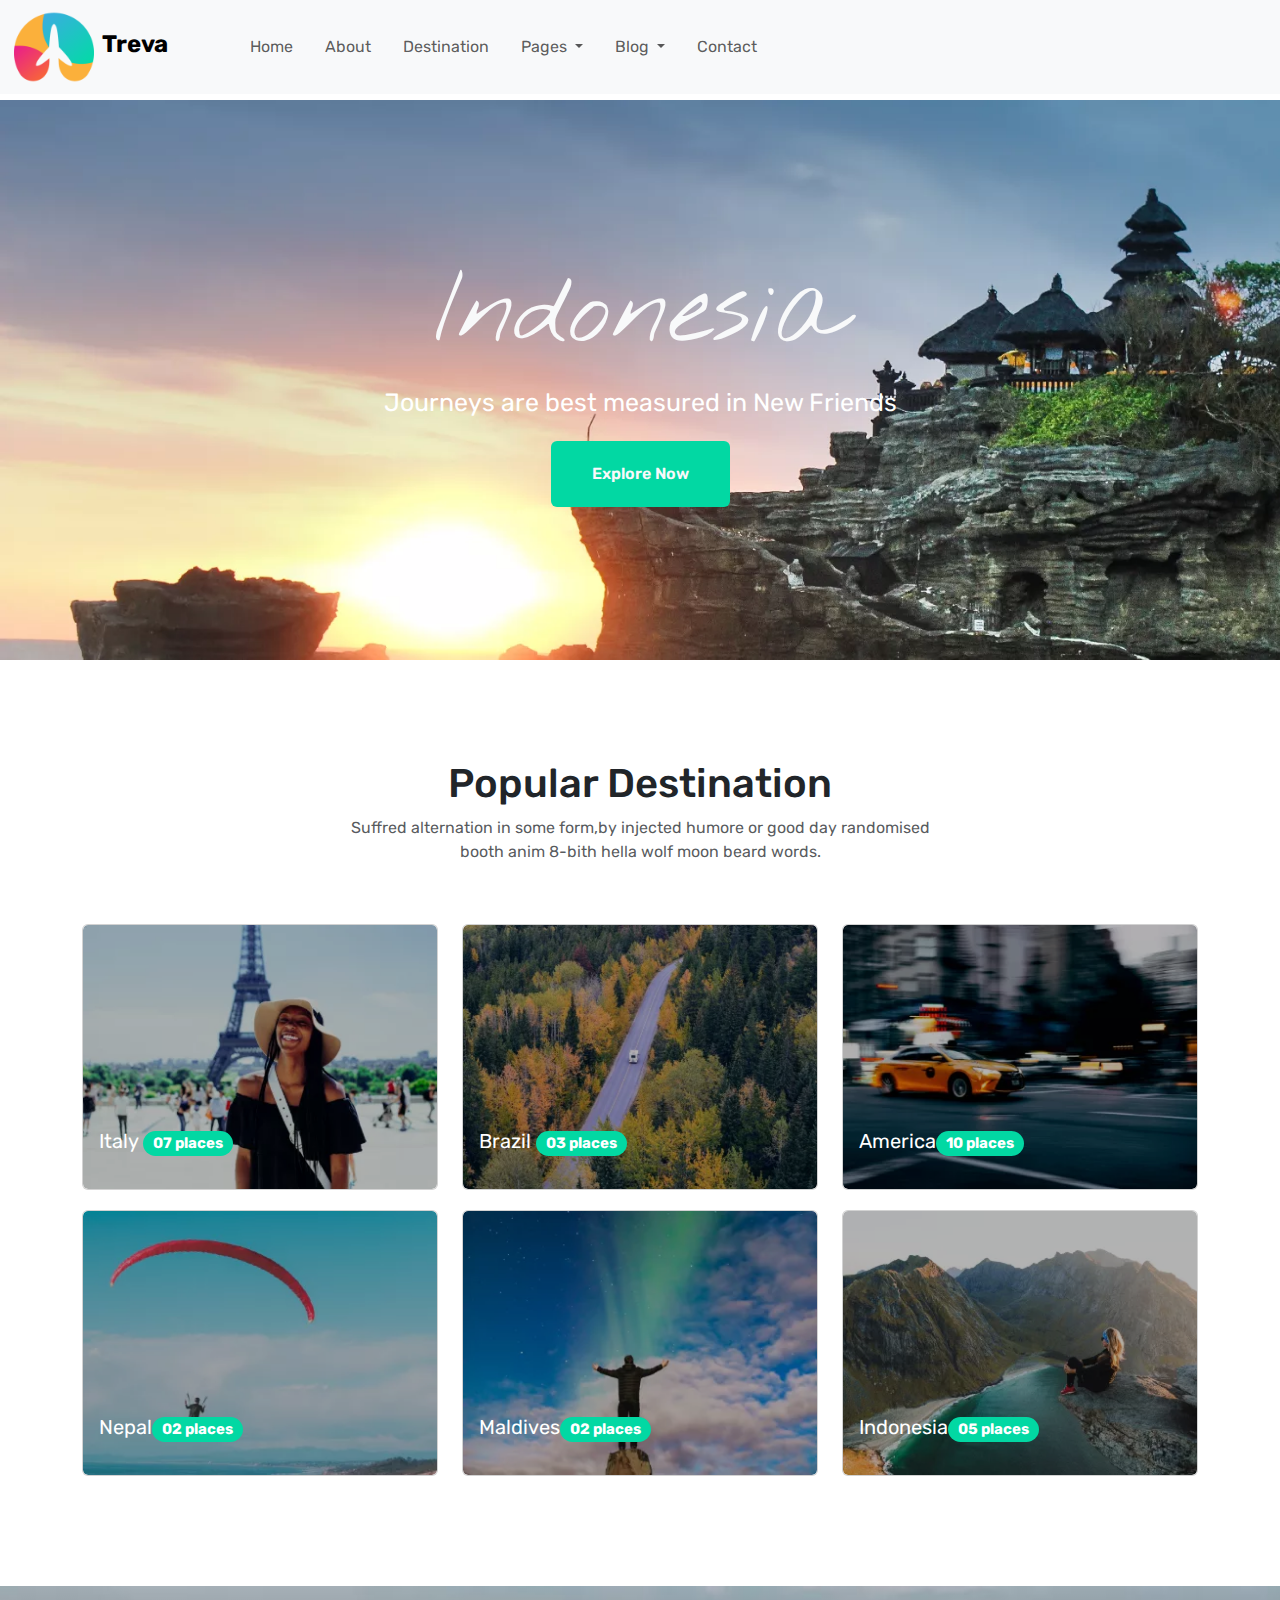
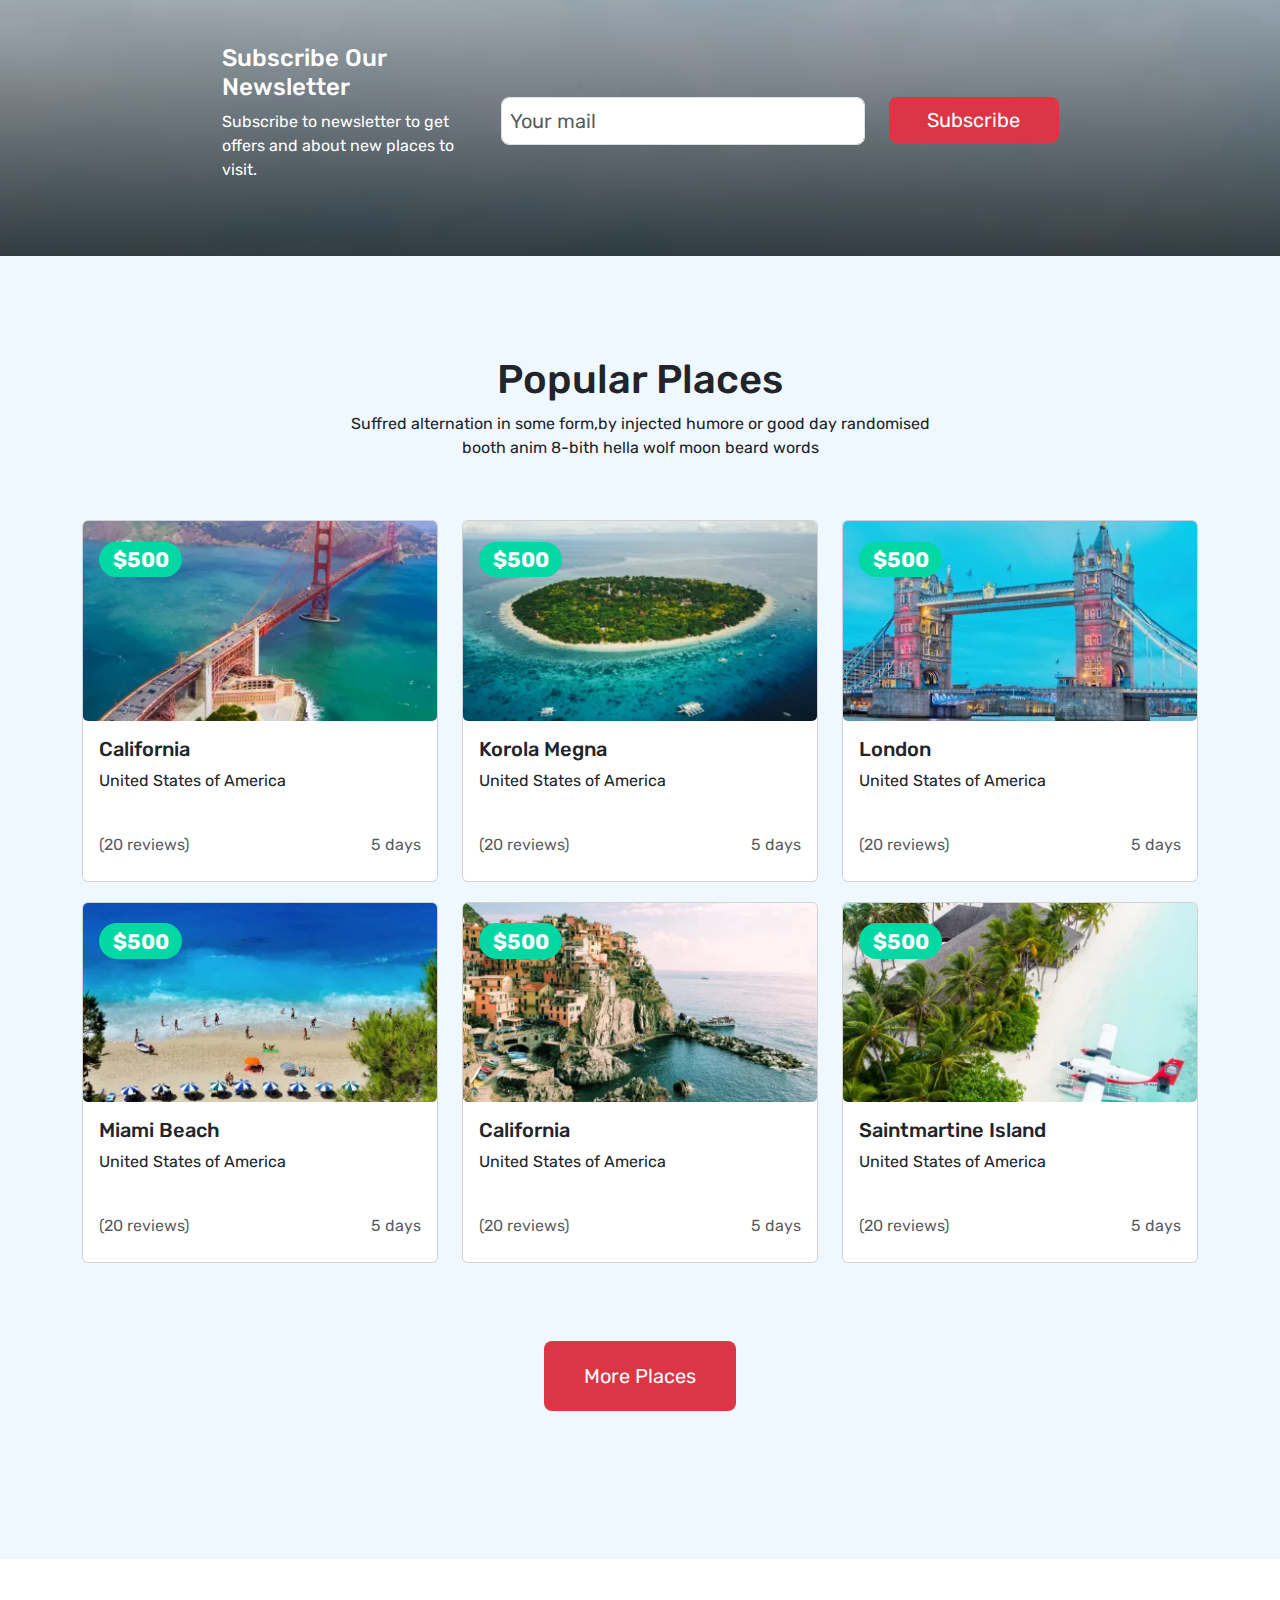
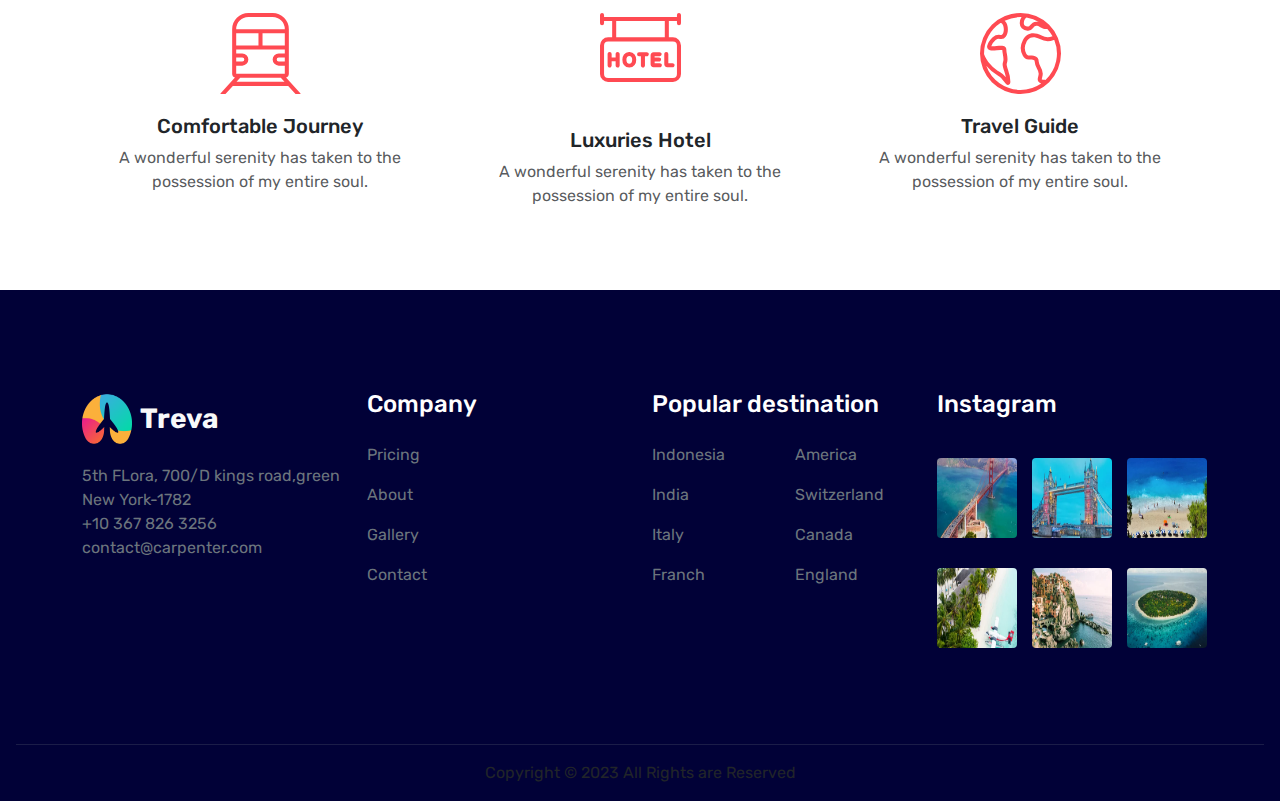
<file: index.html>
<!DOCTYPE html>
<html lang="en">

<head>
    <meta charset="UTF-8" />
    <meta name="viewport" content="width=device-width, initial-scale=1.0" />
    <title>Document</title>
    <link href="https://cdn.jsdelivr.net/npm/bootstrap@5.3.2/dist/css/bootstrap.min.css" rel="stylesheet" />
    <script src="https://cdn.jsdelivr.net/npm/bootstrap@5.3.2/dist/js/bootstrap.bundle.min.js"></script>
    <link rel="stylesheet" href="https://cdnjs.cloudflare.com/ajax/libs/font-awesome/6.4.2/css/all.min.css"
        integrity="sha512-z3gLpd7yknf1YoNbCzqRKc4qyor8gaKU1qmn+CShxbuBusANI9QpRohGBreCFkKxLhei6S9CQXFEbbKuqLg0DA=="
        crossorigin="anonymous" referrerpolicy="no-referrer" />
    <link rel="stylesheet" href="assets/index.css" />
</head>

<body>
        <nav class="navbar navbar-expand-lg bg-light navbar-light fixed-top">
            <div class="container-fluid">
                <a href="#" class="navbar-brand">
                    <img src="Images/treva.png" alt="treva_logo" class="me-2 brand_logo align-items-baseline"/><span class="fw-bolder brand_title">Treva</span>
                </a>
                <button class="navbar-toggler" type="button" data-bs-toggle="collapse"
                    data-bs-target="#collapsibleNavbar">
                    <span class="navbar-toggler-icon"></span>
                </button>
                <div class="collapse navbar-collapse" id="collapsibleNavbar">
                    <ul class="navbar-nav">
                        <li class="nav-item p-lg-2">
                            <a class="nav-link" href="#">Home</a>
                        </li>
                        <li class="nav-item p-lg-2">
                            <a class="nav-link" href="#">About</a>
                        </li>
                        <li class="nav-item p-lg-2">
                            <a class="nav-link" href="#">Destination</a>
                        </li>
                        <li class="nav-item dropdown p-lg-2">
                            <a class="nav-link dropdown-toggle" href="#" id="navbarDropdownMenuLink"
                                data-toggle="dropdown" aria-haspopup="true" aria-expanded="false">
                                Pages
                            </a>
                        </li>
                        <li class="nav-item dropdown p-lg-2">
                            <a class="nav-link dropdown-toggle" href="#" id="navbarDropdownMenuLink"
                                data-toggle="dropdown" aria-haspopup="true" aria-expanded="false">
                                Blog
                            </a>
                        </li>
                        <li class="nav-item p-lg-2"><a href="#" class="nav-link">Contact</a></li>
                    </ul>
                </div>
            </div>
        </nav>
        <!-- Section-1  -->
    <div class="container-fluid section-1">
        <h1 class="display-1 text-light hero d-flex justify-content-center">Indonesia</h1>
        <p class="fw-normal d-flex justify-content-center hero-text  text-white text-wrap">Journeys are best measured in
            New Friends</p>
        <div class="text-center button">
            <button class="btn explor text-light fw-semibold">Explore Now</button>
        </div>
    </div>
    <!-- Section-2  -->
    <div class="container-fluid section-2 g-0">
        <div class="d-flex flex-column align-items-center destination-container">
            <h1>Popular Destination</h1>
            <p class="mb-0 destination-text text-muted">Suffred alternation in some form,by injected humore or good day randomised booth anim 8-bith
                hella wolf moon beard words.
            </p>
        </div>
        <div class="container d-flex flex-wrap justify-content-center destination-cards">
            <div class="row">
                <div class="col-lg-4 col-md-6 col-sm-12">
                    <div class="card destination">
                        <img class="card-img destination-image" src="Images/destination_1.png " alt="#">
                        <div class="card-img-overlay text-white" style="position: absolute; top: 70%;">
                            <span>Italy</span>
                            <div class="badge rounded-pill">07 places</div>
                        </div>
                    </div>
                </div>
                <div class="col-lg-4 col-md-6 col-sm-12">
                    <div class="card destination">
                        <img class="card-img destination-image" src="Images/destination_2.png " alt="#">
                        <div class="card-img-overlay text-white" style="position: absolute; top: 70%;">
                           <span> Brazil</span> <div class="badge rounded-pill">03 places</div>
                        </div>
                        
                    </div>
                </div>
                <div class="col-lg-4 col-md-6 col-sm-12">
                    <div class="card destination">
                        <img class="card-img destination-image" src="Images/destination_3.png " alt="#">
                        <div class="card-img-overlay text-white" style="position: absolute; top: 70%;">
                            <span>America</span><div class="badge rounded-pill">10 places</div>
                        </div>
                        
                    </div>
                </div>
                <div class="col-lg-4 col-md-6 col-sm-12"><div class=" card destination">
                    <img class="card-img destination-image" src="Images/destination_4.png " alt="#">
                    <div class="card-img-overlay text-white" style="position: absolute; top: 70%;">
                        <span>Nepal</span><div class="badge rounded-pill">02 places</div>
                    </div>
                </div>
            </div>
            <div class="col-lg-4 col-md-6 col-sm-12">
                <div class="card destination">
                    <img class="card-img destination-image" src="Images/destination_5.png " alt="#">
                    <div class="card-img-overlay text-white" style="position: absolute; top: 70%;">
                        <span>Maldives</span><div class="badge rounded-pill">02 places</div>
                    </div>
                    
                </div>
            </div>
            <div class="col-lg-4 col-md-6 col-sm-12">
                <div class="card destination">
                    <img class="card-img destination-image" src="Images/destination_6.png " alt="#">
                    <div class="card-img-overlay text-white" style="position: absolute; top: 70%;">
                        <span>Indonesia</span><div class="badge rounded-pill">05 places</div>
                    </div>
                </div>
            </div>
        </div>
    </div>

    </div>
    <!-- section-3 -->
    <div class="container-fluid subscribe">
        <div class="container d-flex my-5 flex-wrap justify-content-lg-center align-items-sm-center align-items-sm-center align-items-lg-center">
            <div class="col-lg-3 col-md-12 col-sm-12">
                <div class="row text-white">
                    <h4>Subscribe Our Newsletter</h4>
                    <p class="para-text">Subscribe to newsletter to get offers and about new places to visit.</p>
                </div>
            </div>
            <div class="col-lg-6 col-md-12">
                <form class="row row-gap-sm-2 row-gap-2">
                    <div class="col-lg-8 col-md-9 col-sm-12">
                        <input type="email" class="form-control p-2 form-control-lg" id="email" placeholder="Your mail">
                    </div>
                    <div class="col-lg-4 col-md-3 col-sm-12">
                        <button type="submit"
                            class="btn btn-danger subscribe-btn p-2 btn-lg border-0 col-sm-12 col-12">Subscribe</button>
                    </div>
                </form>
            </div>
        </div>
    </div>

    <!-- section-4 -->
    <div class="container-fluid section-4 g-0">
        <div class="d-flex flex-column align-items-center popular-places">
            <h1>Popular Places</h1>
            <p class="mb-0 popular-text">Suffred alternation in some form,by injected humore or good day randomised booth anim 8-bith
                hella wolf moon beard words</p>
        </div>
        <div class="container d-flex flex-wrap justify-content-center places-card">
            <div class="row">
                <div class="col-lg-4 col-md-6">
                    <div class="card places">
                        <div class="card-img-overlay text-white fs-3">
                            <div class="badge rounded-pill price">$500</div>
                        </div>
                        <img class="card-img place-img" src="Images/place1.png" alt="place">
                        <div class="card-body">
                            <h5>California</h5>
                            <p>United States of America</p>
                        </div>
                        <div class="card-footer d-flex justify-content-between bg-white border-0">
                            <p class="text-muted">
                                <i class="fa-solid fa-star fa-xs"></i>
                                <i class="fa-solid fa-star fa-xs"></i>
                                <i class="fa-solid fa-star fa-xs"></i>
                                <i class="fa-solid fa-star fa-xs"></i>
                                <i class="fa-solid fa-star fa-xs"></i>
                                (20 reviews)
                            </p>
                            <p class="text-muted"><i class="fa-regular fa-clock fa-xs p-2"></i>5 days</p>
                        </div>
                    </div>
                </div>
                <div class="col-lg-4 col-md-6">
                    <div class="card places">
                        <div class="card-img-overlay text-white fs-3">
                            <div class="badge rounded-pill price">$500</div>
                        </div>
                        <img class="card-img place-img" src="Images/place2.png" alt="place">
                        <div class="card-body">
                            <h5>Korola Megna</h5>
                            <p>United States of America</p>
                        </div>
                        <div class="card-footer d-flex justify-content-between bg-white border-0">
                            <p class="text-muted">
                                <i class="fa-solid fa-star fa-xs"></i>
                                <i class="fa-solid fa-star fa-xs"></i>
                                <i class="fa-solid fa-star fa-xs"></i>
                                <i class="fa-solid fa-star fa-xs"></i>
                                <i class="fa-solid fa-star fa-xs"></i>
                                (20 reviews)
                            </p>
                            <p class="text-muted"><i class="fa-regular fa-clock fa-xs p-2"></i>5 days</p>
                        </div>
                    </div>
                </div>
                <div class="col-lg-4 col-md-6">
                    <div class="card places">
                        <div class="card-img-overlay text-white fs-3">
                            <div class="badge rounded-pill price">$500</div>
                        </div>
                        <img class="card-img place-img" src="Images/place3.webp" alt="place">
                        <div class="card-body">
                            <h5>London</h5>
                            <p>United States of America</p>
                        </div>
                        <div class="card-footer d-flex justify-content-between bg-white border-0">
                            <p class="text-muted">
                                <i class="fa-solid fa-star fa-xs"></i>
                                <i class="fa-solid fa-star fa-xs"></i>
                                <i class="fa-solid fa-star fa-xs"></i>
                                <i class="fa-solid fa-star fa-xs"></i>
                                <i class="fa-solid fa-star fa-xs"></i>
                                (20 reviews)
                            </p>
                            <p class="text-muted"><i class="fa-regular fa-clock fa-xs p-2"></i>5 days</p>
                        </div>
                    </div>
                </div>
                <div class="col-lg-4 col-md-6">
                    <div class="card places">
                        <div class="card-img-overlay text-white fs-3">
                            <div class="badge rounded-pill price">$500</div>
                        </div>
                        <img class="card-img place-img" src="Images/place4.webp" alt="place">
                        <div class="card-body">
                            <h5>Miami Beach</h5>
                            <p>United States of America</p>
                        </div>
                        <div class="card-footer d-flex justify-content-between bg-white border-0">
                            <p class="text-muted">
                                <i class="fa-solid fa-star fa-xs"></i>
                                <i class="fa-solid fa-star fa-xs"></i>
                                <i class="fa-solid fa-star fa-xs"></i>
                                <i class="fa-solid fa-star fa-xs"></i>
                                <i class="fa-solid fa-star fa-xs"></i>
                                (20 reviews)
                            </p>
                            <p class="text-muted"><i class="fa-regular fa-clock fa-xs p-2"></i>5 days</p>
                        </div>
                    </div>
                </div>
                <div class="col-lg-4 col-md-6">
                    <div class="card places">
                        <div class="card-img-overlay text-white fs-3">
                            <div class="badge rounded-pill price">$500</div>
                        </div>
                        <img class="card-img place-img" src="Images/place5.webp" alt="place">
                        <div class="card-body">
                            <h5>California</h5>
                            <p>United States of America</p>
                        </div>
                        <div class="card-footer d-flex justify-content-between bg-white border-0">
                            <p class="text-muted">
                                <i class="fa-solid fa-star fa-xs"></i>
                                <i class="fa-solid fa-star fa-xs"></i>
                                <i class="fa-solid fa-star fa-xs"></i>
                                <i class="fa-solid fa-star fa-xs"></i>
                                <i class="fa-solid fa-star fa-xs"></i>
                                (20 reviews)
                            </p>
                            <p class="text-muted"><i class="fa-regular fa-clock fa-xs p-2"></i>5 days</p>
                        </div>
                    </div>
                </div>
                <div class="col-lg-4 col-md-6">
                    <div class="card places">
                        <div class="card-img-overlay text-white fs-3">
                            <div class="badge rounded-pill price">$500</div>
                        </div>
                        <img class="card-img place-img" src="Images/place6.webp" alt="place">
                        <div class="card-body">
                            <h5>Saintmartine Island</h5>
                            <p>United States of America</p>
                        </div>
                        <div class="card-footer d-flex justify-content-between bg-white border-0">
                            <p class="text-muted">
                                <i class="fa-solid fa-star fa-xs"></i>
                                <i class="fa-solid fa-star fa-xs"></i>
                                <i class="fa-solid fa-star fa-xs"></i>
                                <i class="fa-solid fa-star fa-xs"></i>
                                <i class="fa-solid fa-star fa-xs"></i>
                                (20 reviews)
                            </p>
                            <p class="text-muted"><i class="fa-regular fa-clock fa-xs p-2"></i>5 days</p>
                        </div>
                    </div>
                </div>
            </div>
        </div>
        <div class="d-flex flex-column align-items-center p-5">
            <button type="button" class="btn btn-danger btn-lg moreplaces border-0">More Places</button>
        </div>
    </div>
    <!-- section-5  -->
    <div class="container-fluid section-5 g-0">
        <div class="container d-flex flex-wrap justify-content-center icon-container">

            <div class="row">
                <div class="col-lg-4 col-md-6">
                    <div class="card icon border-0">
                        <div class="text-center">
                            <img class="card-img p-1 w-25" src="Images/icon1.svg" alt="icon">
                        </div>
                        <div class="card-body">
                            <h5 class="text-center">Comfortable Journey</h5>
                            <p class="text-muted text-center">A wonderful serenity has taken to the possession of my
                                entire soul.</p>
                        </div>
                    </div>

                </div>

                <div class="col-lg-4 col-md-6">
                    <div class="card icon border-0">
                        <div class="text-center icon-image">
                            <img src="Images/icon2.svg" alt="icon" class="card-img p-1 w-25">
                        </div>
                        <div class="card-body">
                            <h5 class="text-center">Luxuries Hotel</h5>
                            <p class="text-muted text-center">A wonderful serenity has taken to the possession of my
                                entire soul.</p>
                        </div>
                    </div>
                </div>

                <div class="col-lg-4 col-md-6">
                    <div class="card icon border-0">
                        <div class="text-center">
                            <img src="Images/icon3.svg" alt="icon" class="card-img p-1 w-25">
                        </div>
                        <div class="card-body">
                            <h5 class="text-center">Travel Guide</h5>
                            <p class="text-muted text-center">A wonderful serenity has taken to the possession of my
                                entire soul.</p>
                        </div>
                    </div>
                </div>
            </div>
        </div>
    </div>
    <!-- Section-6  -->
    <div class="container-fluid section-6 g-0">
        <div class="container d-flex flex-wrap icon-container ">
            <div class="row footer">
                <div class="col-lg-3 col-md-6">
                    <div class="text-light mb-3 d-flex"><img src="Images/treva.png" alt="treva_logo" width="50px"/><span class="mx-2 my-2 fw-bolder fs-3">Treva</span></div>
                    <div class="mb-3">
                    <p class="text-secondary mb-0">5th FLora, 700/D kings road,green</p>
                    <p class="text-secondary mb-0">New York-1782 </p>
                    <p class="text-secondary mb-0">+10 367 826 3256</p> 
                    <p class="text-secondary mb-0">contact@carpenter.com</p>
                </div>
                    <div class="row pt-5">
                        <div class="col-sm-12 col-md-12">
                            <p>
                            <a href="#"><i class="fa-brands fa-facebook fa-sm text-secondary"></i></a>
                            <a href="#"><i class="fa-brands fa-twitter fa-sm text-secondary"></i></a>
                            <a href="#"><i class="fa-brands fa-instagram fa-sm text-secondary"></i></a>
                            <a href="#"><i class="fa-brands fa-pinterest fa-sm text-secondary"></i></a>
                            <a href=""><i class="fa-brands fa-youtube fa-sm text-secondary"></i></a>
                        </p>
                        </div>
                    </div>
                </div>
                <div class="col-lg-3 col-md-6 mb-3">
                    <h4 class="text-white mb-4">Company</h4>
                    <a href="#"><p class="text-secondary">Pricing</p></a>
                    <a href="#"><p class="text-secondary">About</p></a>
                    <a href="#"><p class="text-secondary">Gallery</p></a>
                    <a href="#"><p class="text-secondary">Contact</p></a>
                </div>
                <div class="col-lg-3 col-md-6 mb-3">
                        <h4 class="text-white text-nowrap mb-4">Popular destination</h4>
                        <div class="row">
                        <div class="col-6">
                            <a href="#"><p class="text-secondary">Indonesia</p></a>
                            <a href="#"><p class="text-secondary">India</p></a>
                            <a href="#"><p class="text-secondary">Italy</p></a>
                            <a href="#"><p class="text-secondary">Franch</p></a>
                        </div>
                        <div class="col-6">
                            <a href="#"><p class="text-secondary">America</p></a>
                            <a href="#"><p class="text-secondary">Switzerland</p></a>
                            <a href="#"><p class="text-secondary">Canada</p></a>
                            <a href="#"><p class="text-secondary">England</p></a>
                        </div>
                    </div>
                </div>
                <div class="col-lg-3 col-md-6 mb-3">
                    <h4 class="text-white mb-4">Instagram</h4>
                    <div class="row">
                        <div class="col-4"><img src="Images/place1.png" alt="" class="rounded-1 image"></div>
                        <div class="col-4"><img src="Images/place3.webp" alt="" class="rounded-1 image"></div>
                        <div class="col-4"><img src=" Images/place4.webp" alt="" class="rounded-1 image"></div>
                        <div class="col-4"><img src="Images/place6.webp" alt="" class="rounded-1 image"></div>
                        <div class="col-4"><img src="Images/place5.webp" alt="" class="rounded-1 image"></div>
                        <div class="col-4"><img src="Images/place2.png" alt="" class="rounded-1 image"></div>
                    </div>
                </div>
            </div>
            <div class="row">
                <div class="col-12">
                    <hr class="border-1">
                </div>
            </div>
        </div>
        <div class="text-center p-3">
            <hr class="border-1 text-secondary  w-100">
           Copyright © 2023 All Rights are Reserved 
          </div>
    </div>
</body>

</html>
</file>
<file: assets/index.css>
@font-face {
    font-family: nothing;
    src: url(../fonts/Nothing_You_Could_Do/NothingYouCouldDo-Regular.ttf);
}

@font-face {
    font-family: rubik;
    src: url(../fonts/Rubik/Rubik-VariableFont_wght.ttf);
}

* {
    margin: 0;
    padding: 0;
    font-family: rubik;
}

html,
body {
    width: 100%;
    overflow-x: auto;
}

.navbar {
    width: 100%;
    /* height: 100px; */
    padding: 2px;
}

div.section-1 {
    margin-top: 100px;
    background-image: url(../Images/banner.png.webp);
    background-size: cover;
    padding: 153px 0px;
    /* height: 100%; */
    /* height: 683px; */
    align-items: center;
    /* justify-content: center; */
    /* width: 100%; */
}

.brand_logo {
    width: 80px;
    /* padding-right: 0px; */
}
.brand_title{
    padding-right: 50px;
    font-size: x-large;
}

.hero {
    /* display: flex; */
    font-family: nothing;
    /* padding-top: 8%; */
    /* margin-top: 80px; */
    font-size: 8vw;
    /* justify-content: center; */
}

.hero-text {
    font-size: 25px;
    max-width: 1500px;
    width: 100%;
    text-align: center;
    margin: auto;
    /* width: 75%; */
    /* font-family: rubik; */
}

.explor {
    background-color: rgb(2, 216, 163);
    padding: 20px 40px;
    margin-top: 20px;
    transition: background-color 0.5s;
}

/* .button {

    padding-bottom: 12%;
} */

.explor:hover {
    background-color: red;
}

.content {
    margin-top: 100px;
}

.badge {
    background-color: rgb(2, 216, 163);
    transition: background-color 0.5s;
    /* font-size: smaller; */
}

.card-img {
    object-fit: cover;
}

.destination-cards {
    margin-top: 50px;
}
p.destination-text{
    max-width: 600px;
    width: 100%;
    text-align: center;
}
img.destination-image {
    filter: brightness(70%);
}

.destination {
    position: relative;
    margin:10px 0px;
    transition: transform 0.5s;
    /* background-color: #000000; */
}
span{
    transition: color 0.5s;
}

.destination:hover {
    transform: translateY(-10px);
    box-shadow: 5px 5px 6px 2px rgba(74,74,74,0.21);
    /* background-color: red; */
}

.destination:hover .badge {
    background-color: red;
}

.destination:hover span {
    color: red;
}

.subscribe {
    background-image: linear-gradient(rgba(0, 0, 0, 0.2), rgba(0, 0, 0, 0.7)),
    url('../Images/newsletter.png.jpg');

    background-size: cover;
    max-height: 100%;
    /* height: 240px; */
    /* width: 100%; */
    padding: 10px 20px;
}
.subscribe-btn{
    transition: background-color 0.5s;
}

.subscribe-btn:hover {
    background-color: rgb(2, 216, 163);

}
.para-text{
    max-width: 850px;
    width: 95%;
    /* text-align: center; */
}

.section-4 {
    background-color: aliceblue;
}
.price{
    transition: background-color 0.5s;
}
.places:hover{
    box-shadow: 5px 5px 6px 2px rgba(74,74,74,0.21);
}
.price{
    transition: background-color 0.5s;
}
.places:hover .price {
    background-color: red;
}
.section-4{
    padding: 100px 0px;
}
.section-2{
    padding: 100px 0px;
}
.popular-text{
    max-width: 600px;
    width: 100%;
    text-align: center;
}


.places-card {
    margin-top: 50px;
}

.places {
    margin:10px 0px;
    transition: box-shadow 0.5s;
}

.fa-star {
    color: gold;
}

.icon-container {
    margin-top: 50px;
}
.moreplaces{
    transition: background-color 0.5s;
    padding: 20px 40px;
    margin-top: 20px;
}
.moreplaces:hover {
    background-color: rgb(2, 216, 163);
}
.card-img-overlay{
    font-size: 20px;
}
.section-6 {
    background-color: rgb(1, 1, 55);
    /* height: 700px; */
}

.footer {
    margin-top: 100px;
}

.image {
    height: 80px;
    width: 80px;
    margin:15px 0px;
}

.fa-brands {
    padding-right: 20px;
}
.icon-image{
    min-height: 103px;
}
a{
    text-decoration: none;
}

@media (max-width:1024px) {
    p.destination-text {
        width: 50%;
        text-align: center;
    }
    .hero-text {
        font-size: 25px;
        /* font-family: rubik; */
    }
    .popular-text{
        width: 50%;
    }
    .icon-image{
        min-height: 83px;
    }
}
@media (max-width:727px) {
    div.section-1{
        margin-top: 59px;
    }
    .navbar-brand {
        width: 100px;
    }
    .card-img-overlay{
        font-size: 30px;
    }

    .navbar {
        width: 100%;
        /* height: 10% ; */
    }

    .brand_logo {
        width: 42%
    }

    .hero-text {
        font-size: 20px;
        text-wrap: wrap;
        width: 75%;
        text-align: center;
    }
    .para-text{
        /* max-width: 338px; */
        width: 75%;
    }
    
    .image{
        width: 100%;
        height: 79%;
    }
}
</file>
